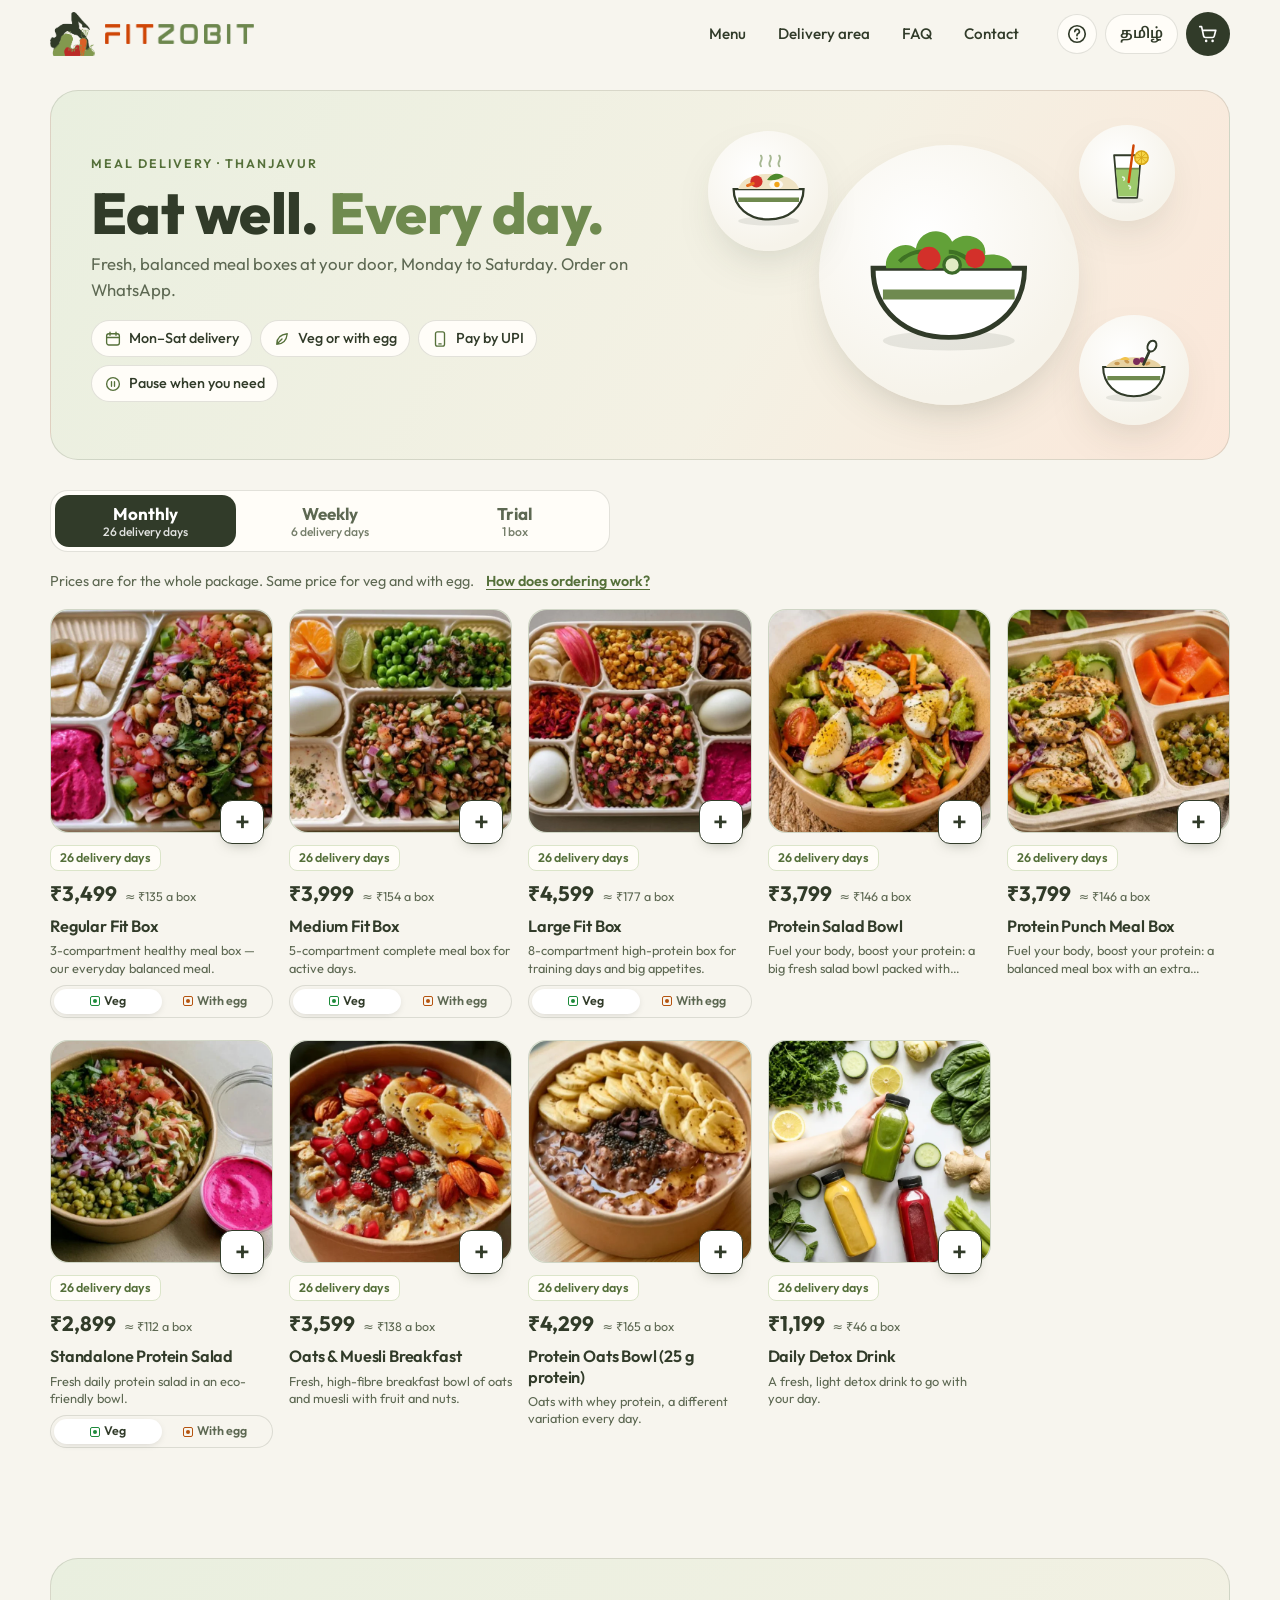
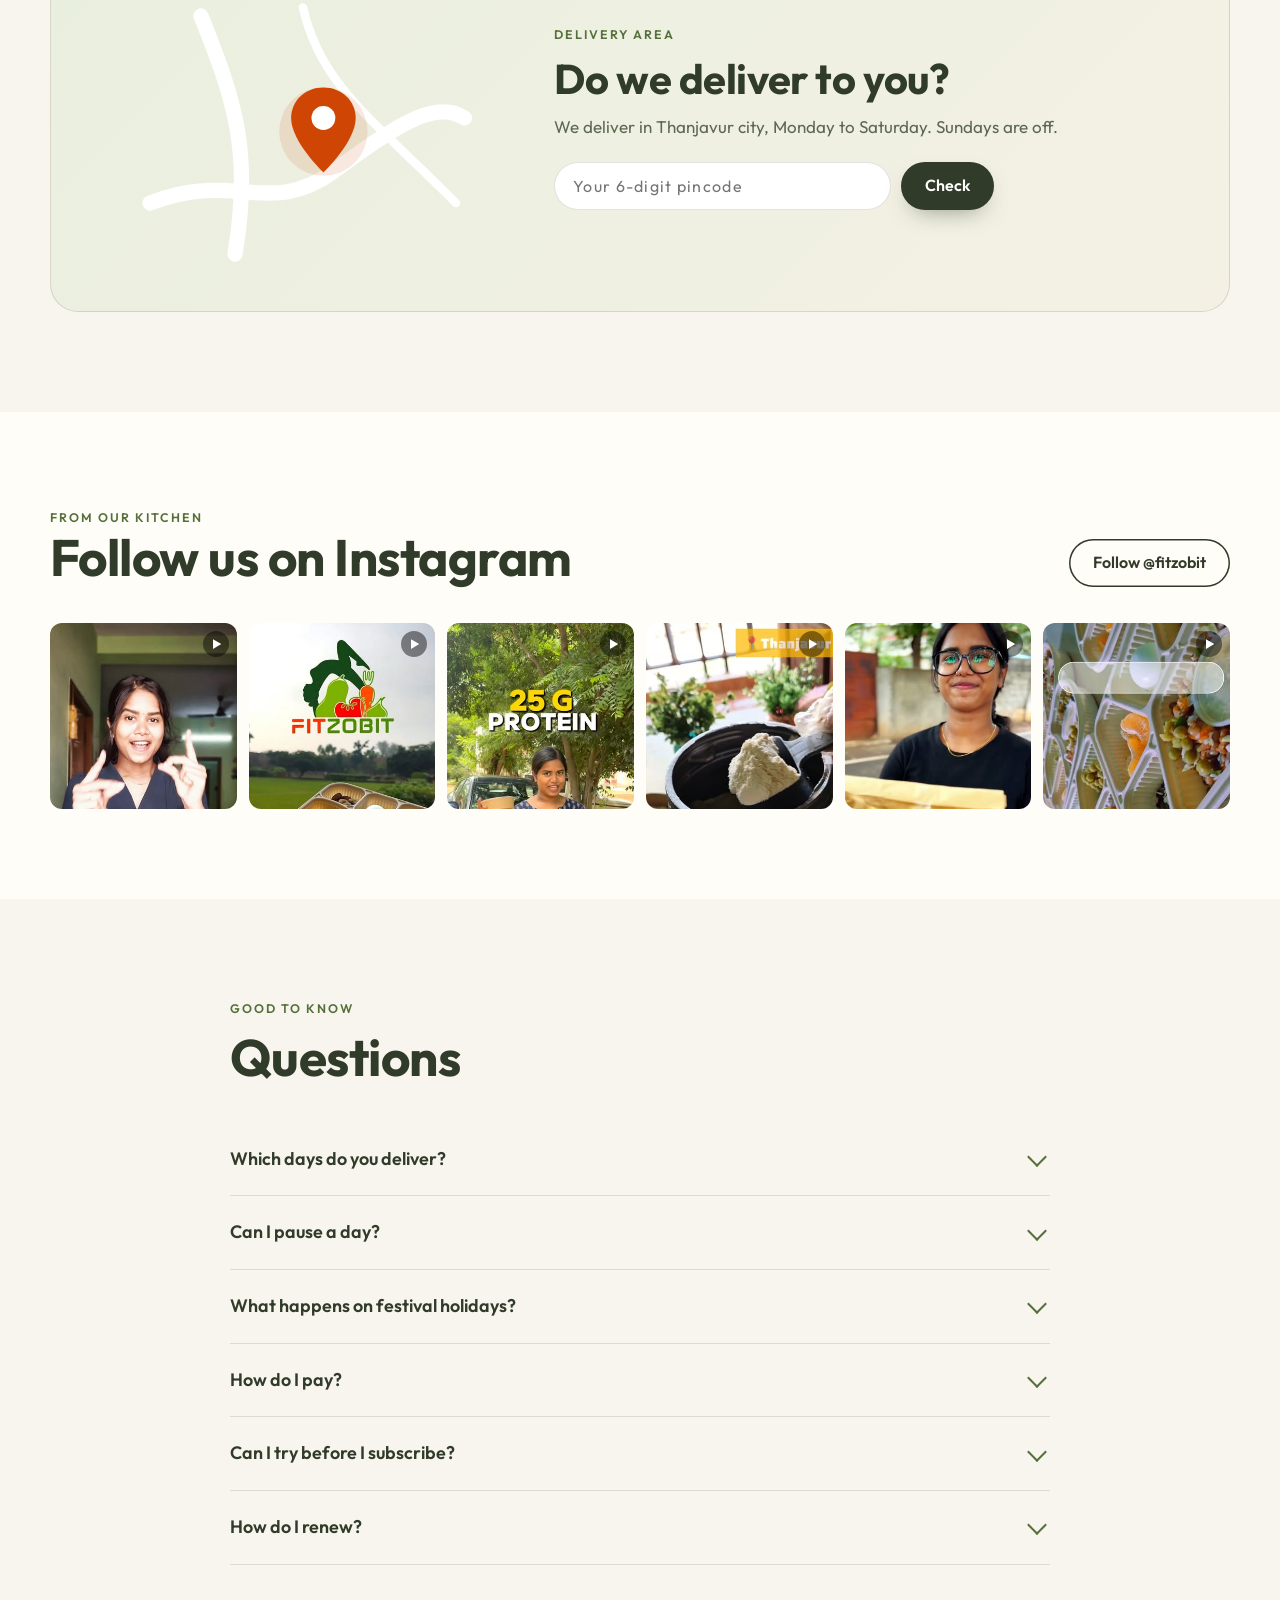
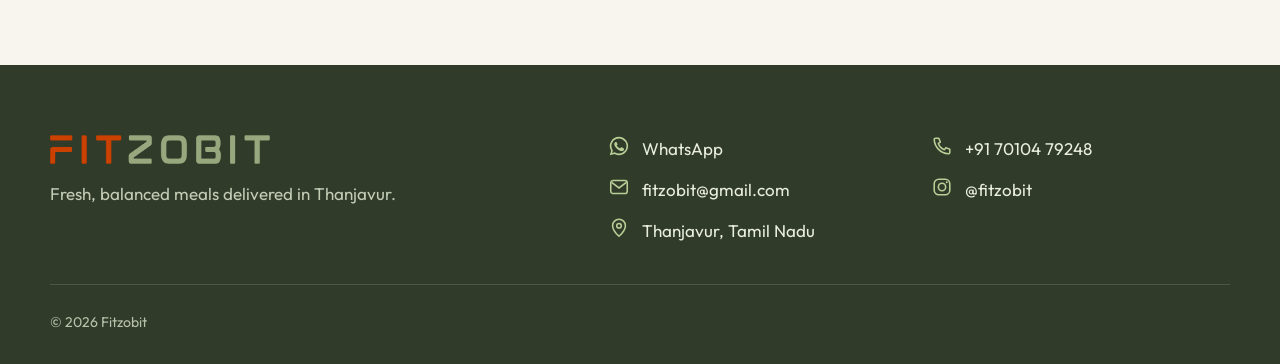
<file: index.html>
<!doctype html>
<html lang="en">
<head>
<meta charset="utf-8">
<meta name="viewport" content="width=device-width, initial-scale=1, viewport-fit=cover">
<title>Fitzobit | Healthy Meal Delivery in Thanjavur</title>
<meta name="description" content="Fitzobit delivers fresh, balanced meal boxes in Thanjavur, Monday to Saturday. Monthly, weekly and trial packages, veg or with egg. Order on WhatsApp, pay by UPI.">
<meta name="theme-color" content="#f7f5ee">
<!-- Light design only: tells phone browsers (Chrome auto dark, Samsung Internet dark mode) not to darken the page -->
<meta name="color-scheme" content="only light">
<meta property="og:type" content="website">
<meta property="og:site_name" content="Fitzobit">
<meta property="og:title" content="Fitzobit | Healthy Meal Delivery in Thanjavur">
<meta property="og:description" content="Fresh, balanced meal boxes delivered Monday to Saturday. Order on WhatsApp.">
<meta property="og:image" content="assets/img/icon-512.png">
<link rel="icon" type="image/png" sizes="64x64" href="favicon.png">
<link rel="icon" type="image/png" sizes="32x32" href="favicon-32.png">
<link rel="apple-touch-icon" href="apple-touch-icon.png">
<link rel="manifest" href="site.webmanifest">
<link rel="preconnect" href="https://fonts.googleapis.com">
<link rel="preconnect" href="https://fonts.gstatic.com" crossorigin>
<link rel="stylesheet" href="https://fonts.googleapis.com/css2?family=Outfit:wght@300;400;500;600;700;800&family=Noto+Sans+Tamil:wght@400;500;600;700&display=swap">
<!-- ?v= is a version tag: change it (e.g. to today's date) whenever a css/js file changes, so browsers fetch the new file -->
<link rel="stylesheet" href="assets/css/site.css?v=20261111d">
<link rel="stylesheet" href="assets/css/cursor.css?v=20261111d">
<script type="application/ld+json">
{"@context":"https://schema.org","@type":"FoodEstablishment","name":"Fitzobit","description":"Healthy meal box delivery in Thanjavur, Monday to Saturday","servesCuisine":"Healthy meals","areaServed":"Thanjavur","address":{"@type":"PostalAddress","addressLocality":"Thanjavur","addressRegion":"Tamil Nadu","addressCountry":"IN"},"sameAs":["https://www.instagram.com/fitzobit/"]}
</script>
<script src="assets/js/config.js?v=20261111d"></script>
<script src="assets/js/i18n.js?v=20261111d"></script>
</head>
<body>
<a class="skip" href="#menu" data-i18n="nav.menu">Menu</a>

<header class="top" id="top">
  <div class="wrap">
    <a class="brand" href="#menu" aria-label="Fitzobit">
      <img src="assets/img/logo-mark.png" alt="" width="500" height="493">
      <img class="word" src="assets/img/logo-word.png" alt="Fitzobit" width="680" height="91">
    </a>
    <nav class="nav" id="nav" aria-label="Main">
      <a href="#menu" data-i18n="nav.menu">Menu</a>
      <a href="#area" data-i18n="nav.area">Delivery area</a>
      <a href="#faq" data-i18n="nav.faq">FAQ</a>
      <a href="#contact" data-i18n="nav.contact">Contact</a>
    </nav>
    <div class="top-actions">
      <button type="button" class="help-btn js-help" data-i18n-aria="help.open" aria-label="How it works">
        <svg viewBox="0 0 24 24" aria-hidden="true"><circle cx="12" cy="12" r="9" fill="none" stroke="currentColor" stroke-width="1.8"/><path d="M9.6 9.4a2.5 2.5 0 1 1 3.4 2.3c-.6.3-1 .8-1 1.5v.6" fill="none" stroke="currentColor" stroke-width="1.8" stroke-linecap="round"/><circle cx="12" cy="16.8" r="1.1" fill="currentColor"/></svg>
      </button>
      <button type="button" class="lang" id="lang" lang="ta">தமிழ்</button>
      <button type="button" class="cart-btn" id="cartBtn" data-i18n-aria="cart.open" aria-label="Open cart" data-cursor-key="cursor.order">
        <svg viewBox="0 0 24 24" aria-hidden="true"><path d="M3 4h2l2.2 10.2a2 2 0 0 0 2 1.6h7.6a2 2 0 0 0 2-1.5L20.5 8H6.2" fill="none" stroke="currentColor" stroke-width="1.8" stroke-linecap="round" stroke-linejoin="round"/><circle cx="10" cy="19.5" r="1.4" fill="currentColor"/><circle cx="17" cy="19.5" r="1.4" fill="currentColor"/></svg>
        <span class="count" id="cartCount">0</span>
      </button>
      <button type="button" class="nav-toggle" id="navToggle" aria-expanded="false" aria-controls="nav" aria-label="Menu">
        <span></span><span></span><span></span>
      </button>
    </div>
  </div>
</header>

<main>
<!-- Menu first: a short intro line, then the menu straight away (most visitors come from Instagram on a phone) -->
<section class="menu" id="menu">
  <div class="wrap">
    <!-- on laptops/desktops this is a banner with a food picture on the right (config.js bannerImage) -->
    <div class="intro">
      <div class="intro-art" id="introArt" aria-hidden="true"></div>
      <div class="intro-copy">
      <span class="eyebrow" data-i18n="hero.eyebrow">Meal delivery · Thanjavur</span>
      <h1><span data-i18n="hero.h1a">Eat well.</span> <em data-i18n="hero.h1b">Every day.</em></h1>
      <p class="lede" data-i18n="intro.lede">Fresh, balanced meal boxes at your door, Monday to Saturday. Order on WhatsApp.</p>
      <ul class="facts">
        <li><svg viewBox="0 0 24 24" aria-hidden="true"><rect x="3.5" y="5" width="17" height="15" rx="3"/><path d="M3.5 10h17M8 3v4M16 3v4"/></svg><span data-i18n="fact.days">Mon–Sat delivery</span></li>
        <li><svg viewBox="0 0 24 24" aria-hidden="true"><path d="M5 19c0-8 5-13 14-14-1 9-6 14-14 14zM5 19l7-7"/></svg><span data-i18n="fact.pref">Veg or with egg</span></li>
        <li><svg viewBox="0 0 24 24" aria-hidden="true"><rect x="6" y="2.5" width="12" height="19" rx="2.5"/><path d="M10.5 18.5h3"/></svg><span data-i18n="fact.upi">Pay by UPI</span></li>
        <li><svg viewBox="0 0 24 24" aria-hidden="true"><circle cx="12" cy="12" r="8.5"/><path d="M10 9v6M14 9v6"/></svg><span data-i18n="fact.pause">Pause when you need</span></li>
      </ul>
      </div>
    </div>
    <!-- package tabs stay pinned under the header while the menu scrolls -->
    <div class="plan-bar">
      <div class="tabs" id="planTabs" role="tablist" aria-label="Package"></div>
    </div>
    <p class="sub menu-note"><span data-i18n="menu.sub">Prices are for the whole package. Same price for veg and with egg.</span>
      <button type="button" class="link js-help" data-i18n="menu.howlink">How does ordering work?</button></p>
    <div class="grid" id="menuGrid"></div>
  </div>
</section>

<section class="area" id="area">
  <div class="wrap">
    <div class="area-card">
      <div class="map-art" aria-hidden="true">
        <svg viewBox="0 0 200 160"><path class="road" d="M10 120 C60 100 80 130 120 100 S180 60 195 70"/><path class="road" d="M40 10 C60 60 70 90 60 150"/><path class="road thin" d="M100 5 C110 50 140 70 190 120"/><circle class="pinring" cx="112" cy="78" r="26"/><path class="pin" d="M112 52c-11 0-19 8-19 18 0 14 19 32 19 32s19-18 19-32c0-10-8-18-19-18z"/><circle cx="112" cy="70" r="7" fill="#fff"/></svg>
      </div>
      <div>
        <span class="eyebrow" data-i18n="area.eyebrow">Delivery area</span>
        <h2 data-i18n="area.h">Do we deliver to you?</h2>
        <p data-i18n="area.p">We deliver in Thanjavur city, Monday to Saturday. Sundays are off.</p>
        <form class="pin-check" id="pinForm" novalidate>
          <input type="text" inputmode="numeric" maxlength="6" autocomplete="postal-code" id="pinInput" data-i18n-ph="area.ph" placeholder="Your 6-digit pincode" aria-label="Pincode">
          <button type="submit" class="btn btn-primary" data-i18n="area.btn" data-cursor-key="cursor.check">Check</button>
        </form>
        <p class="pin-result" id="pinResult" role="status" aria-live="polite"></p>
      </div>
    </div>
  </div>
</section>

<section class="insta" id="insta">
  <div class="wrap">
    <div class="head row"><div><span class="eyebrow" data-i18n="insta.eyebrow">From our kitchen</span><h2 data-i18n="insta.h">Follow us on Instagram</h2></div>
      <a class="btn btn-line insta-link" target="_blank" rel="noopener" data-i18n="insta.btn">Follow @fitzobit</a></div>
    <div class="tiles" id="instaTiles"></div>
  </div>
</section>

<section class="faq" id="faq">
  <div class="wrap narrow">
    <div class="head"><span class="eyebrow" data-i18n="faq.eyebrow">Good to know</span><h2 data-i18n="faq.h">Questions</h2></div>
    <details><summary data-i18n="faq.q1">Which days do you deliver?</summary><p data-i18n="faq.a1"></p></details>
    <details><summary data-i18n="faq.q2">Can I pause a day?</summary><p data-i18n="faq.a2"></p></details>
    <details><summary data-i18n="faq.q3">What happens on festival holidays?</summary><p data-i18n="faq.a3"></p></details>
    <details><summary data-i18n="faq.q4">How do I pay?</summary><p data-i18n="faq.a4"></p></details>
    <details><summary data-i18n="faq.q5">Can I try before I subscribe?</summary><p data-i18n="faq.a5"></p></details>
    <details><summary data-i18n="faq.q6">How do I renew?</summary><p data-i18n="faq.a6"></p></details>
  </div>
</section>
</main>

<footer class="foot" id="contact">
  <div class="wrap">
    <div class="foot-brand">
      <img src="assets/img/logo-word-light.png" alt="Fitzobit" width="680" height="91">
      <p data-i18n="foot.tag">Fresh, balanced meals delivered in Thanjavur.</p>
    </div>
    <ul class="foot-links">
      <li><a class="js-wa" target="_blank" rel="noopener"><svg viewBox="0 0 24 24" aria-hidden="true"><path fill="currentColor" d="M12 2a10 10 0 0 0-8.6 15.1L2 22l5-1.3A10 10 0 1 0 12 2zm0 18.2a8.2 8.2 0 0 1-4.2-1.1l-.3-.2-3 .8.8-2.9-.2-.3A8.2 8.2 0 1 1 12 20.2zm4.5-6.1c-.2-.1-1.5-.7-1.7-.8-.2-.1-.4-.1-.6.1l-.8 1c-.1.2-.3.2-.5.1a6.7 6.7 0 0 1-3.3-2.9c-.2-.4.2-.4.7-1.3.1-.2 0-.3 0-.4l-.8-1.8c-.2-.5-.4-.4-.6-.4h-.5a1 1 0 0 0-.7.3 3 3 0 0 0-.9 2.2 5.2 5.2 0 0 0 1.1 2.7 11.8 11.8 0 0 0 4.5 4c1.7.7 2.3.8 3.2.6a2.7 2.7 0 0 0 1.8-1.2 2.2 2.2 0 0 0 .1-1.3c0-.1-.2-.2-.4-.3z"/></svg><span data-i18n="foot.wa">WhatsApp</span></a></li>
      <li><a class="js-tel"><svg viewBox="0 0 24 24" aria-hidden="true"><path d="M5 3.5h3.5l1.7 4.3-2.2 1.4a11 11 0 0 0 6.8 6.8l1.4-2.2 4.3 1.7V19a1.5 1.5 0 0 1-1.6 1.5A16.5 16.5 0 0 1 3.5 5.1 1.5 1.5 0 0 1 5 3.5z" fill="none" stroke="currentColor" stroke-width="1.7" stroke-linejoin="round"/></svg><span class="js-phone"></span></a></li>
      <li><a class="js-mail"><svg viewBox="0 0 24 24" aria-hidden="true"><rect x="3" y="5" width="18" height="14" rx="2.5" fill="none" stroke="currentColor" stroke-width="1.7"/><path d="m4 7 8 6 8-6" fill="none" stroke="currentColor" stroke-width="1.7"/></svg><span class="js-email"></span></a></li>
      <li><a class="js-insta" target="_blank" rel="noopener"><svg viewBox="0 0 24 24" aria-hidden="true"><rect x="3.5" y="3.5" width="17" height="17" rx="5" fill="none" stroke="currentColor" stroke-width="1.7"/><circle cx="12" cy="12" r="4" fill="none" stroke="currentColor" stroke-width="1.7"/><circle cx="17.2" cy="6.8" r="1.1" fill="currentColor"/></svg><span>@fitzobit</span></a></li>
      <li class="addr"><svg viewBox="0 0 24 24" aria-hidden="true"><path d="M12 21s7-6.2 7-11.5a7 7 0 0 0-14 0C5 14.8 12 21 12 21z" fill="none" stroke="currentColor" stroke-width="1.7"/><circle cx="12" cy="9.5" r="2.5" fill="none" stroke="currentColor" stroke-width="1.7"/></svg><span class="js-address"></span></li>
    </ul>
    <div class="foot-base">
      <span><span data-i18n="foot.fssai">FSSAI Lic. No.</span> <span class="js-fssai"></span></span>
      <span data-i18n="foot.rights">© 2026 Fitzobit</span>
    </div>
  </div>
</footer>

<!-- bottom bar on phones when the cart has items -->
<button type="button" class="cart-bar" id="cartBar" hidden data-cursor-key="cursor.order">
  <span class="cb-count"></span><span class="cb-total"></span><b data-i18n="nav.order">Order now</b>
</button>

<!-- cart drawer: list -> delivery details -> done -->
<div class="scrim" id="scrim" hidden></div>
<aside class="drawer" id="drawer" role="dialog" aria-modal="true" aria-labelledby="drawerTitle" hidden>
  <div class="drawer-head">
    <button type="button" class="icon-btn back" id="drawerBack" hidden data-i18n-aria="cart.back" aria-label="Back"><svg viewBox="0 0 24 24" aria-hidden="true"><path d="M15 5l-7 7 7 7" fill="none" stroke="currentColor" stroke-width="2" stroke-linecap="round" stroke-linejoin="round"/></svg></button>
    <h2 id="drawerTitle" data-i18n="cart.h">Your order</h2>
    <button type="button" class="icon-btn" id="drawerClose" data-i18n-aria="cart.close" aria-label="Close"><svg viewBox="0 0 24 24" aria-hidden="true"><path d="M6 6l12 12M18 6 6 18" fill="none" stroke="currentColor" stroke-width="2" stroke-linecap="round"/></svg></button>
  </div>

  <div class="view" id="viewCart">
    <ul class="lines" id="cartLines"></ul>
    <p class="empty" id="cartEmpty" data-i18n="cart.empty">Your cart is empty. Add a meal from the menu.</p>
    <div class="drawer-foot" id="cartFoot">
      <div class="total"><span data-i18n="cart.total">Total</span><b id="cartTotal">₹0</b></div>
      <button type="button" class="btn btn-primary block" id="toForm" data-i18n="cart.next">Continue</button>
    </div>
  </div>

  <form class="view" id="viewForm" novalidate hidden>
    <label class="f"><span data-i18n="form.name">Name</span><input name="name" autocomplete="name" required><em class="err"></em></label>
    <label class="f"><span data-i18n="form.phone">Mobile number</span><input name="phone" type="tel" inputmode="tel" autocomplete="tel" required><em class="err"></em></label>
    <label class="f"><span data-i18n="form.address">Address</span><textarea name="address" rows="3" autocomplete="street-address" required></textarea><em class="err"></em></label>
    <div class="f-row">
      <label class="f"><span data-i18n="form.pincode">Pincode</span><input name="pincode" inputmode="numeric" maxlength="6" autocomplete="postal-code" required><em class="err"></em></label>
      <label class="f"><span data-i18n="form.start">Start date</span><input name="start" type="date" required><em class="err"></em></label>
    </div>
    <label class="f"><span data-i18n="form.time">Delivery time</span><select name="time" id="timeSelect"></select></label>
    <div class="f">
      <span data-i18n="form.map">Google Maps location (optional)</span>
      <div class="loc"><input name="map" type="url" aria-label="Google Maps link" placeholder="https://maps.google.com/…"><button type="button" class="btn btn-line sm" id="locBtn" data-i18n="form.mapBtn">Use my location</button></div>
      <em class="err" id="locMsg"></em>
    </div>
    <label class="f"><span data-i18n="form.note">Note (optional)</span><textarea name="note" rows="2"></textarea></label>
    <p class="warn" id="noNumber" hidden data-i18n="form.noNumber"></p>
    <div class="drawer-foot">
      <div class="total"><span data-i18n="cart.total">Total</span><b class="js-total">₹0</b></div>
      <button type="submit" class="btn btn-wa block" data-cursor-key="cursor.order"><svg viewBox="0 0 24 24" aria-hidden="true"><path fill="currentColor" d="M12 2a10 10 0 0 0-8.6 15.1L2 22l5-1.3A10 10 0 1 0 12 2zm0 18.2a8.2 8.2 0 0 1-4.2-1.1l-.3-.2-3 .8.8-2.9-.2-.3A8.2 8.2 0 1 1 12 20.2z"/></svg><span data-i18n="form.send">Order on WhatsApp</span></button>
      <p class="help" data-i18n="form.help"></p>
    </div>
  </form>

  <div class="view done" id="viewDone" hidden>
    <div class="done-ico" aria-hidden="true"><svg viewBox="0 0 24 24"><path d="M5 12.5l4.5 4.5L19 7.5" fill="none" stroke="currentColor" stroke-width="2.4" stroke-linecap="round" stroke-linejoin="round"/></svg></div>
    <h3 data-i18n="done.h">WhatsApp opened</h3>
    <p data-i18n="done.p"></p>
    <a class="btn btn-wa block" id="waAgain" target="_blank" rel="noopener" data-i18n="done.again">Open WhatsApp again</a>
    <button type="button" class="btn btn-line block" id="clearCart" data-i18n="done.clear">Clear cart</button>
  </div>
</aside>

<!-- How it works: opened by the ? button in the header and the link above the menu.
     A bottom sheet on phones, a centred card on bigger screens. -->
<dialog class="sheet" id="help" aria-labelledby="helpTitle">
  <div class="sheet-head">
    <h2 id="helpTitle" data-i18n="how.h">How it works</h2>
    <button type="button" class="icon-btn" id="helpClose" data-i18n-aria="cart.close" aria-label="Close"><svg viewBox="0 0 24 24" aria-hidden="true"><path d="M6 6l12 12M18 6 6 18" fill="none" stroke="currentColor" stroke-width="2" stroke-linecap="round"/></svg></button>
  </div>
  <ol class="steps">
    <li><b>1</b><div><h3 data-i18n="how.1h">Choose</h3><p data-i18n="how.1p">Pick your meals and a monthly, weekly or trial package.</p></div></li>
    <li><b>2</b><div><h3 data-i18n="how.2h">Order on WhatsApp</h3><p data-i18n="how.2p">Fill in your address and start date. WhatsApp opens with your order ready — just press Send.</p></div></li>
    <li><b>3</b><div><h3 data-i18n="how.3h">We confirm, you pay</h3><p data-i18n="how.3p">We check your area and start date, then send a UPI link or QR.</p></div></li>
    <li><b>4</b><div><h3 data-i18n="how.4h">Fresh at your door</h3><p data-i18n="how.4p">Your meals arrive at your chosen time, Monday to Saturday.</p></div></li>
  </ol>
  <div class="sheet-foot">
    <button type="button" class="btn btn-primary block" id="helpGo" data-i18n="help.go">Got it — show the menu</button>
    <a class="btn btn-line block js-wa" target="_blank" rel="noopener" data-i18n="help.ask">Ask us on WhatsApp</a>
  </div>
</dialog>

<div class="toast" id="toast" role="status" aria-live="polite"></div>

<script src="assets/js/site.js?v=20261111d" defer></script>
<script src="assets/js/cursor.js?v=20261111d" defer></script>
</body>
</html>
</file>
<file: assets/css/site.css>
/* Fitzobit website — base styles. Colours come from the logo. */
:root{
  color-scheme:only light; /* light design only: no browser auto dark mode */
  --cream:#f7f5ee; --paper:#fffdf8; --sage:#e9efdf; --sage-2:#dbe5c9;
  --green:#6f8a4f; --green-d:#55703a; --olive:#313b29; --ink:#222a1c; --muted:#5d6852;
  --orange:#cf4604; --orange-d:#b33c02; --tomato:#c8322b; --yolk:#f2a419; --wa:#1f9e55; --wa-d:#178347;
  --line:rgba(49,59,41,.14); --shadow:0 18px 50px -24px rgba(49,59,41,.35);
  --r:20px; --r-sm:12px;
  --f:"Outfit","Noto Sans Tamil",system-ui,-apple-system,"Segoe UI",sans-serif;
  --wrap:1180px;
  --top-h:68px;   /* header height; the package tabs pin right under it */
}
*,*::before,*::after{box-sizing:border-box}
[hidden]{display:none !important}
html{scroll-behavior:smooth;-webkit-text-size-adjust:100%}
@media (prefers-reduced-motion:reduce){html{scroll-behavior:auto}}
body{margin:0;background:var(--cream);color:var(--ink);font:400 17px/1.6 var(--f);-webkit-font-smoothing:antialiased;overflow-x:hidden}
html[lang="ta"] body{font-size:16px;line-height:1.7}
img,svg{display:block;max-width:100%}
img{height:auto}
a{color:inherit}
h1,h2,h3{margin:0;line-height:1.12;font-weight:700;letter-spacing:-.01em;color:var(--olive)}
p{margin:0}
button,input,select,textarea{font:inherit;color:inherit}
:focus-visible{outline:3px solid var(--orange);outline-offset:3px;border-radius:6px}
.wrap{width:min(var(--wrap),100% - 32px);margin-inline:auto}
.wrap.narrow{width:min(820px,100% - 32px)}
.skip{position:absolute;left:-999px;top:8px;z-index:200;background:var(--olive);color:#fff;padding:8px 14px;border-radius:8px}
.skip:focus{left:8px}
.eyebrow{display:inline-block;font-size:.78rem;font-weight:600;letter-spacing:.16em;text-transform:uppercase;color:var(--green-d)}
html[lang="ta"] .eyebrow{letter-spacing:.04em;font-size:.82rem}

/* buttons */
.btn{display:inline-flex;align-items:center;justify-content:center;gap:10px;min-height:48px;padding:0 24px;border-radius:999px;border:0;cursor:pointer;
  font-weight:600;font-size:1rem;text-decoration:none;transition:transform .2s ease,background .2s,box-shadow .2s,color .2s}
.btn:active{transform:scale(.97)}
.btn-primary{background:var(--olive);color:#fff;box-shadow:0 10px 24px -12px rgba(49,59,41,.6)}
.btn-primary:hover{background:#252d1f}
.btn-line{background:transparent;color:var(--olive);box-shadow:inset 0 0 0 1.5px var(--olive)}
.btn-line:hover{background:var(--olive);color:#fff}
.btn-wa{background:var(--wa);color:#fff}
.btn-wa:hover{background:var(--wa-d)}
.btn-wa svg{width:20px;height:20px}
.btn.block{width:100%}
.btn.sm{min-height:40px;padding:0 14px;font-size:.88rem;white-space:nowrap}

/* header */
.top{position:sticky;top:0;z-index:50;background:rgba(247,245,238,.94);backdrop-filter:blur(12px);-webkit-backdrop-filter:blur(12px);transition:box-shadow .3s}
.top .wrap{display:flex;align-items:center;gap:24px;height:var(--top-h)}
.top.solid{box-shadow:0 1px 0 var(--line)}
.brand{display:flex;align-items:center;gap:10px;text-decoration:none;flex:none}
.brand img{height:44px;width:auto}
.brand .word{height:20px}
.nav{display:flex;gap:4px;margin-left:auto}
.nav a{padding:8px 14px;border-radius:999px;text-decoration:none;font-weight:500;font-size:.95rem;color:var(--olive)}
.nav a:hover{background:var(--sage)}
.top-actions{display:flex;align-items:center;gap:8px}
.lang{height:40px;padding:0 14px;border-radius:999px;border:1.5px solid var(--line);background:var(--paper);cursor:pointer;font-weight:600;font-size:.9rem;color:var(--olive)}
.lang:hover{border-color:var(--olive)}
.help-btn{width:40px;height:40px;border-radius:50%;border:1.5px solid var(--line);background:var(--paper);color:var(--olive);display:grid;place-items:center;cursor:pointer;padding:0}
.help-btn svg{width:22px;height:22px}
.help-btn:hover{border-color:var(--olive)}
.cart-btn{position:relative;width:44px;height:44px;border-radius:50%;border:0;background:var(--olive);color:#fff;display:grid;place-items:center;cursor:pointer}
.cart-btn svg{width:22px;height:22px}
.cart-btn .count{position:absolute;top:-4px;right:-4px;min-width:20px;height:20px;padding:0 5px;border-radius:999px;background:var(--orange);color:#fff;
  font-size:.72rem;font-weight:700;display:grid;place-items:center;transform:scale(0);transition:transform .25s cubic-bezier(.3,1.6,.5,1)}
.cart-btn .count.on{transform:scale(1)}
.cart-btn.bump{animation:bump .45s ease}
@keyframes bump{30%{transform:scale(1.18) rotate(-8deg)}60%{transform:scale(.95) rotate(4deg)}}
.nav-toggle{display:none;width:44px;height:44px;border-radius:50%;border:1.5px solid var(--line);background:var(--paper);cursor:pointer;
  flex-direction:column;align-items:center;justify-content:center;gap:4px}
.nav-toggle span{width:18px;height:2px;background:var(--olive);border-radius:2px;transition:transform .25s,opacity .25s}
.nav-toggle[aria-expanded="true"] span:nth-child(1){transform:translateY(6px) rotate(45deg)}
.nav-toggle[aria-expanded="true"] span:nth-child(2){opacity:0}
.nav-toggle[aria-expanded="true"] span:nth-child(3){transform:translateY(-6px) rotate(-45deg)}

/* sections */
section{scroll-margin-top:calc(var(--top-h) + 12px)}
.head{display:grid;gap:10px;margin-bottom:36px}
.head.row{display:flex;align-items:end;justify-content:space-between;gap:20px;flex-wrap:wrap}
.head h2{font-size:clamp(2rem,4.2vw,3.2rem);overflow-wrap:break-word}
.head.row>div{min-width:0}
html[lang="ta"] .head h2{font-size:clamp(1.5rem,4vw,2.6rem);line-height:1.25}
.sub{color:var(--muted)}
.link{border:0;background:none;padding:0;color:var(--green-d);font-weight:600;text-decoration:underline;text-underline-offset:3px;cursor:pointer}

/* menu first: short intro, then the menu */
.menu{padding:22px 0 70px}
.intro h1{font-size:clamp(2.1rem,6vw,3.6rem);font-weight:800;margin:8px 0 8px;line-height:1.04}
html[lang="ta"] .intro h1{font-size:clamp(1.7rem,4.6vw,2.8rem);line-height:1.2}
.intro h1 em{font-style:normal;color:var(--green)}
.lede{font-size:1.05rem;color:var(--muted);max-width:620px}
.facts{list-style:none;margin:16px 0 0;padding:0;display:flex;flex-wrap:wrap;gap:8px}
.facts li{display:flex;align-items:center;gap:7px;padding:6px 12px;border-radius:999px;background:var(--paper);border:1px solid var(--line);
  font-weight:500;font-size:.9rem;color:var(--olive);white-space:nowrap;flex:none}   /* flex:none: Safari otherwise squeezes the chip and the text spills out */
.facts svg{width:18px;height:18px;flex:none;fill:none;stroke:var(--green-d);stroke-width:1.8;stroke-linecap:round;stroke-linejoin:round}
/* package tabs: pinned under the header while scrolling the menu */
.plan-bar{position:sticky;top:var(--top-h);z-index:40;margin:22px 0 10px;padding:8px 0;background:var(--cream)}
.tabs{display:grid;grid-template-columns:repeat(3,minmax(0,1fr));gap:4px;padding:4px;border-radius:18px;background:var(--paper);border:1px solid var(--line);max-width:560px}
.tab{border:0;background:transparent;padding:8px 6px;border-radius:14px;cursor:pointer;font-weight:700;color:var(--muted);display:grid;justify-items:center;gap:0;line-height:1.25}
.tab small{font-weight:500;font-size:.76rem;opacity:.85}
.tab[aria-selected="true"]{background:var(--olive);color:#fff}
.menu-note{font-size:.9rem;margin-bottom:16px;display:flex;flex-wrap:wrap;gap:4px 12px}
/* meal tiles: picture with + on it (− n + once added), package chip, price, name (2 columns on phones) */
.grid{display:grid;grid-template-columns:repeat(auto-fill,minmax(200px,1fr));gap:22px 16px}
.tile{display:flex;flex-direction:column;align-items:flex-start;gap:6px;min-width:0}
.tile .pic{position:relative;width:100%;aspect-ratio:1;border-radius:18px;background:radial-gradient(circle at 50% 55%,#fff 0%,var(--sage) 78%);
  border:1px solid var(--line);display:grid;place-items:center;margin-bottom:6px}
.tile .pic>svg{width:74%;height:auto}
.tile .pic>img{width:100%;height:100%;object-fit:cover;border-radius:inherit}
.tile .act{position:absolute;right:8px;bottom:-12px}
.plus{width:44px;height:44px;border-radius:12px;border:1.5px solid var(--olive);background:#fff;color:var(--olive);font-size:1.7rem;font-weight:500;line-height:1;
  cursor:pointer;display:grid;place-items:center;box-shadow:0 6px 14px -8px rgba(49,59,41,.5);transition:transform .15s}
.plus:active{transform:scale(.92)}
.step{display:flex;align-items:center;height:44px;border-radius:12px;background:var(--olive);color:#fff;box-shadow:0 6px 14px -8px rgba(49,59,41,.6);overflow:hidden}
.step button{width:38px;height:100%;border:0;background:transparent;color:#fff;font-size:1.35rem;font-weight:600;cursor:pointer}
.step button:active{background:rgba(255,255,255,.15)}
.step output{min-width:20px;text-align:center;font-weight:700}
.tile.in-cart .pic{border-color:var(--olive)}
.chip{display:inline-block;padding:2px 9px;border-radius:8px;border:1.5px solid var(--sage-2);background:var(--paper);color:var(--green-d);font-size:.78rem;font-weight:600}
.tile .price{display:flex;align-items:baseline;gap:4px 8px;flex-wrap:wrap}
.tile .price b{font-size:1.3rem;font-weight:700;color:var(--olive)}
.tile .price small{font-size:.78rem;color:var(--muted)}
.tile h3{font-size:1.02rem;font-weight:600;line-height:1.25}
.tile .desc{color:var(--muted);font-size:.8rem;line-height:1.35;display:-webkit-box;-webkit-line-clamp:2;-webkit-box-orient:vertical;overflow:hidden}
/* Veg / With egg fills the tile width in two equal halves, so it can never be wider than the tile */
.tile .pref{margin-top:2px;display:grid;grid-template-columns:1fr 1fr;width:100%}
.tile .pref button{padding:5px 2px;gap:4px;font-size:.78rem;justify-content:center;min-width:0;line-height:1.2;text-align:center;white-space:nowrap}
html[lang="ta"] .tile .pref button{font-size:.72rem}
html[lang="ta"] .tab{font-size:.9rem}
html[lang="ta"] .tab small{font-size:.68rem}
/* laptop/desktop banner (phones: plain intro text, no picture) */
.intro-art{display:none}
@media (min-width:861px){
  .intro{display:grid;grid-template-columns:1.1fr .9fr;align-items:center;gap:30px;padding:34px 40px;border-radius:28px;
    background:linear-gradient(120deg,var(--sage) 0%,#f4f1e4 60%,#fbe7d9 100%);border:1px solid var(--line);overflow:hidden}
  .intro-copy{order:-1}
  .intro-art{display:block;position:relative;height:300px}
  .intro-art>img{width:100%;height:100%;object-fit:cover;border-radius:22px}
  .intro-art .plate{position:absolute;display:grid;place-items:center;border-radius:50%;background:radial-gradient(circle at 40% 35%,#fff 0%,#f6f3ea 70%);
    box-shadow:var(--shadow)}
  .intro-art .plate svg{width:76%;height:auto}
  .intro-art .big{width:260px;height:260px;left:50%;top:50%;transform:translate(-50%,-50%)}
  .intro-art .p1{width:120px;height:120px;left:0;top:6px}
  .intro-art .p2{width:110px;height:110px;right:0;bottom:0}
  .intro-art .p3{width:96px;height:96px;right:14px;top:0}
}
.pref{display:inline-flex;padding:3px;border-radius:999px;background:var(--cream);border:1px solid var(--line)}
.pref button{border:0;background:transparent;border-radius:999px;padding:6px 12px;font-size:.85rem;font-weight:600;color:var(--muted);cursor:pointer;display:flex;align-items:center;gap:6px}
.pref button[aria-pressed="true"]{background:#fff;color:var(--olive);box-shadow:0 2px 8px -3px rgba(0,0,0,.2)}
.dot{width:10px;height:10px;border-radius:2px;border:1.5px solid;display:inline-grid;place-items:center;flex:none}
.dot::after{content:"";width:4px;height:4px;border-radius:50%;background:currentColor}
.dot.veg{color:#1d8a3a;border-color:#1d8a3a}
.dot.egg{color:#b5530e;border-color:#b5530e}
.qty{display:inline-flex;align-items:center;border-radius:999px;border:1px solid var(--line);background:var(--cream)}
.qty button{width:34px;height:34px;border:0;background:transparent;border-radius:50%;cursor:pointer;font-size:1.1rem;font-weight:600;color:var(--olive)}
.qty button:disabled{opacity:.35;cursor:default}
.qty output{min-width:22px;text-align:center;font-weight:600}
.add.ok{background:var(--green-d)}

/* how it works: bottom sheet on phones, centred card on bigger screens */
.sheet{width:min(520px,100% - 32px);max-height:88vh;padding:0;border:0;border-radius:24px;background:var(--paper);color:var(--ink);
  box-shadow:0 30px 80px -20px rgba(0,0,0,.45);overflow:auto}
.sheet::backdrop{background:rgba(34,42,28,.5)}
.sheet[open]{animation:sheetIn .3s cubic-bezier(.2,.8,.2,1)}
@keyframes sheetIn{from{opacity:0;transform:translateY(24px)}}
.sheet-head{display:flex;align-items:center;justify-content:space-between;gap:10px;padding:18px 18px 6px 22px}
.sheet-head h2{font-size:1.4rem}
.steps{list-style:none;margin:0;padding:8px 22px;display:grid;gap:14px}
.steps li{display:grid;grid-template-columns:40px 1fr;gap:12px;align-items:start}
.steps b{display:grid;place-items:center;width:40px;height:40px;border-radius:50%;background:var(--green);color:#fff;font-size:1rem}
.steps li:nth-child(2) b{background:var(--wa)}
.steps li:nth-child(3) b{background:var(--orange)}
.steps li:nth-child(4) b{background:var(--olive)}
.steps h3{font-size:1.02rem;margin:2px 0 3px}
.steps p{color:var(--muted);font-size:.92rem;line-height:1.45}
.sheet-foot{display:grid;gap:10px;padding:14px 22px 22px}

/* delivery area */
.area{padding:40px 0 100px}
.area-card{display:grid;grid-template-columns:.8fr 1.2fr;gap:40px;align-items:center;padding:40px;border-radius:calc(var(--r) + 8px);
  background:linear-gradient(135deg,var(--sage) 0%,#f4f1e4 100%);border:1px solid var(--line)}
.area h2{font-size:clamp(1.8rem,3.4vw,2.6rem);margin:10px 0 10px}
.area p{color:var(--muted)}
.map-art svg{width:100%;max-width:340px;margin:auto}
.road{fill:none;stroke:#fff;stroke-width:9;stroke-linecap:round}
.road.thin{stroke-width:5}
.pin{fill:var(--orange)}
.pinring{fill:rgba(207,70,4,.12);animation:ring 2.4s ease-out infinite;transform-origin:112px 78px}
@keyframes ring{0%{transform:scale(.6);opacity:1}100%{transform:scale(1.6);opacity:0}}
.pin-check{display:flex;gap:10px;margin-top:22px;max-width:440px}
.area-card>*{min-width:0}
.pin-check input{flex:1;min-width:0;width:0;height:48px;padding:0 18px;border-radius:999px;border:1.5px solid var(--line);background:#fff;font-size:1rem;letter-spacing:.08em}
.pin-check input:focus{outline:none;border-color:var(--green-d)}
.pin-result{margin-top:14px;min-height:1.6em;font-weight:600}
.pin-result.yes{color:#1d7a35}
.pin-result.no{color:var(--orange-d)}

/* instagram */
.insta{padding:90px 0;background:var(--paper)}
.tiles{display:grid;grid-template-columns:repeat(6,minmax(0,1fr));gap:12px}
.tiles a{position:relative;aspect-ratio:1;border-radius:var(--r-sm);overflow:hidden;display:grid;place-items:center;text-decoration:none}
.tiles a img{width:100%;height:100%;object-fit:cover;transition:transform .5s ease}
.tiles a:hover img{transform:scale(1.06)}
.tiles .ph{width:100%;height:100%;display:grid;place-items:center;gap:6px;align-content:center;color:var(--green-d);font-size:.78rem;font-weight:500;text-align:center;padding:8px}
.tiles .ph svg{width:46%;height:auto}
.tiles .play{position:absolute;right:8px;top:8px;width:26px;height:26px;padding:4px;border-radius:50%;background:rgba(0,0,0,.45);color:#fff;pointer-events:none}

/* faq */
.faq{padding:100px 0}
.faq details{border-bottom:1px solid var(--line)}
.faq summary{list-style:none;cursor:pointer;padding:22px 44px 22px 0;font-weight:600;font-size:1.12rem;color:var(--olive);position:relative}
.faq summary::-webkit-details-marker{display:none}
.faq summary::after{content:"";position:absolute;right:6px;top:50%;width:14px;height:14px;margin-top:-9px;border-right:2px solid var(--green-d);border-bottom:2px solid var(--green-d);
  transform:rotate(45deg);transition:transform .25s}
.faq details[open] summary::after{transform:rotate(-135deg);margin-top:-3px}
.faq details p{padding:0 0 22px;color:var(--muted);max-width:680px}

/* footer */
.foot{background:var(--olive);color:#e9eedf;padding:70px 0 30px}
.foot .wrap{display:grid;grid-template-columns:1fr 1.2fr;gap:40px}
.foot-brand img{width:220px;height:auto;margin-bottom:16px}
.foot-brand p{color:#c4ccb6}
.foot-links{list-style:none;margin:0;padding:0;display:grid;grid-template-columns:repeat(2,minmax(0,1fr));gap:14px 24px}
.foot-links a,.foot-links li.addr{display:flex;align-items:flex-start;gap:12px;text-decoration:none;color:#e9eedf;overflow-wrap:anywhere}
.foot-links a:hover{color:#fff;text-decoration:underline}
.foot-links svg{width:22px;height:22px;flex:none;color:#b9cf98}
.foot-links li.addr{grid-column:1/-1}
.foot-base{grid-column:1/-1;display:flex;justify-content:space-between;flex-wrap:wrap;gap:10px;padding-top:26px;border-top:1px solid rgba(255,255,255,.14);font-size:.88rem;color:#b8c1a9}

/* phone cart bar */
.cart-bar{position:fixed;left:16px;right:16px;bottom:calc(14px + env(safe-area-inset-bottom));z-index:60;display:none;align-items:center;gap:12px;height:58px;padding:0 8px 0 20px;
  border:0;border-radius:999px;background:var(--olive);color:#fff;box-shadow:0 14px 34px -10px rgba(0,0,0,.45);cursor:pointer;font-weight:500}
.cart-bar b{margin-left:auto;background:var(--orange);padding:10px 18px;border-radius:999px;font-weight:600}
.cart-bar .cb-total{font-weight:700}
.cart-bar span,.cart-bar b{white-space:nowrap}
html[lang="ta"] .cart-bar{font-size:.85rem;gap:8px;padding-left:16px}
html[lang="ta"] .cart-bar b{padding:10px 14px}

/* drawer */
.scrim{position:fixed;inset:0;z-index:80;background:rgba(34,42,28,.45);backdrop-filter:blur(2px);opacity:0;transition:opacity .3s}
.scrim.on{opacity:1}
.drawer{position:fixed;top:0;right:0;bottom:0;z-index:90;width:min(460px,100%);background:var(--paper);display:flex;flex-direction:column;
  transform:translateX(100%);transition:transform .38s cubic-bezier(.2,.8,.2,1);box-shadow:-20px 0 60px -20px rgba(0,0,0,.35)}
.drawer.on{transform:none}
.drawer-head{display:flex;align-items:center;gap:8px;padding:16px 16px 12px 22px;border-bottom:1px solid var(--line)}
.drawer-head h2{font-size:1.35rem;margin-right:auto}
.icon-btn{width:40px;height:40px;border-radius:50%;border:0;background:var(--cream);display:grid;place-items:center;cursor:pointer;color:var(--olive)}
.icon-btn svg{width:20px;height:20px}
.view{flex:1;overflow-y:auto;display:flex;flex-direction:column;padding:16px 22px 22px}
.view h3{font-size:1.15rem;margin:4px 0 14px}
.lines{list-style:none;margin:0;padding:0;display:grid;gap:12px}
.line{display:grid;grid-template-columns:52px 1fr auto;gap:12px;align-items:center;padding:12px;border-radius:var(--r-sm);background:var(--cream);border:1px solid var(--line)}
.line .ico{width:52px;height:52px;border-radius:12px;background:#fff;display:grid;place-items:center}
.line .ico svg{width:44px;height:44px}
.line .ico img{width:100%;height:100%;object-fit:cover;border-radius:inherit}
.line h4{margin:0;font-size:.98rem;color:var(--olive)}
.line .meta{font-size:.84rem;color:var(--muted)}
.line .right{display:grid;justify-items:end;gap:6px}
.line .amt{font-weight:700}
.line .qty button{width:28px;height:28px;font-size:1rem}
.line .rm{border:0;background:none;color:var(--muted);font-size:.8rem;cursor:pointer;text-decoration:underline;padding:0}
.empty{color:var(--muted);text-align:center;padding:40px 10px}
.drawer-foot{margin-top:auto;padding-top:18px;display:grid;gap:12px}
.total{display:flex;justify-content:space-between;align-items:baseline;font-size:1.05rem}
.total b{font-size:1.5rem;color:var(--olive)}
.help{font-size:.84rem;color:var(--muted);text-align:center}
.f{display:grid;gap:6px;margin-bottom:14px;font-size:.92rem;font-weight:500;color:var(--olive)}
.f input,.f textarea,.f select{width:100%;min-height:46px;padding:10px 14px;border-radius:12px;border:1.5px solid var(--line);background:#fff;font-size:1rem;font-weight:400;color:var(--ink)}
.f textarea{resize:vertical}
.f input:focus,.f textarea:focus,.f select:focus{outline:none;border-color:var(--green-d)}
.f.bad input,.f.bad textarea{border-color:var(--tomato)}
.f .err{font-style:normal;font-size:.82rem;color:var(--tomato);min-height:0}
.f .err.info{color:var(--orange-d)}
.f-row{display:grid;grid-template-columns:1fr 1fr;gap:12px}
.loc{display:flex;gap:8px}
.warn{background:#fff3e6;color:var(--orange-d);border-radius:10px;padding:10px 12px;font-size:.86rem}
.done{align-items:center;text-align:center;justify-content:center;gap:14px}
.done-ico{width:72px;height:72px;border-radius:50%;background:var(--wa);color:#fff;display:grid;place-items:center}
.done-ico svg{width:38px;height:38px}
.done p{color:var(--muted);max-width:320px}

.toast{position:fixed;left:50%;bottom:90px;z-index:120;transform:translate(-50%,20px);opacity:0;pointer-events:none;background:var(--olive);color:#fff;
  padding:12px 20px;border-radius:999px;font-weight:500;transition:opacity .3s,transform .3s;box-shadow:var(--shadow);max-width:calc(100% - 32px)}
.toast.on{opacity:1;transform:translate(-50%,0)}

/* reveal on scroll */
.rise{opacity:0;transform:translateY(24px);transition:opacity .7s ease,transform .8s cubic-bezier(.2,.7,.2,1)}
.rise.in{opacity:1;transform:none}
@media (prefers-reduced-motion:reduce){.rise{opacity:1;transform:none}}

/* tablets */
@media (max-width:1020px){
  .tiles{grid-template-columns:repeat(3,minmax(0,1fr))}
}
/* phones */
@media (max-width:860px){
  :root{--top-h:60px}
  .top .wrap{gap:12px}
  .brand img{height:38px}
  .top-actions{gap:6px}
  .grid{grid-template-columns:repeat(2,minmax(0,1fr));gap:22px 12px}
  .sheet{width:100%;max-width:none;margin:auto 0 0;border-radius:24px 24px 0 0;padding-bottom:env(safe-area-inset-bottom)}
  .sheet[open]{animation-name:sheetUp}
  @keyframes sheetUp{from{transform:translateY(100%)}}
  .nav{position:absolute;top:var(--top-h);left:16px;right:16px;flex-direction:column;gap:2px;padding:10px;border-radius:var(--r);background:var(--paper);
    box-shadow:var(--shadow);border:1px solid var(--line);opacity:0;transform:translateY(-8px);pointer-events:none;transition:opacity .2s,transform .2s}
  .nav.open{opacity:1;transform:none;pointer-events:auto}
  .nav a{padding:12px 14px}
  .top-actions{margin-left:auto}
  .nav-toggle{display:flex}
  .brand .word{display:none}
  .area-card{grid-template-columns:1fr;padding:26px 20px;gap:10px}
  .map-art svg{max-width:220px}
  .foot .wrap{grid-template-columns:1fr}
  .cart-bar:not([hidden]){display:flex}
  body.has-bar .foot{padding-bottom:100px}
}
@media (max-width:560px){
  body{font-size:16px}
  .tiles{grid-template-columns:repeat(2,minmax(0,1fr))}
  .foot-links{grid-template-columns:1fr}
  .f-row{grid-template-columns:1fr}
  /* fact chips scroll sideways in one row instead of wrapping */
  .facts{flex-wrap:nowrap;overflow-x:auto;margin-inline:-16px;padding:0 16px 2px;scrollbar-width:none}
  .facts::-webkit-scrollbar{display:none}
  .facts li{font-size:.84rem;padding:5px 11px}
  .loc{flex-direction:column}
  .lang{padding:0 10px;font-size:.84rem}
  .tile h3{font-size:.95rem}
  .tile .price b{font-size:1.15rem}
}
</file>
<file: assets/css/cursor.css>
/* Fork cursor (mouse only) and the veggie burst on click. */
html.has-cursor, html.has-cursor *{cursor:none !important}
html.has-cursor input, html.has-cursor textarea, html.has-cursor select{cursor:text !important}
html.has-cursor select{cursor:pointer !important}

.cur{position:fixed;inset:0;z-index:1000;pointer-events:none;opacity:0;transition:opacity .25s}
.cur.on{opacity:1}
.cur .fork{position:absolute;left:0;top:0;width:40px;height:44px;transform-origin:5px 4px;will-change:transform}
.cur .fork path{fill:none;stroke-linecap:round;stroke-linejoin:round}
.cur .halo path{stroke:#fff;stroke-width:5}
.cur .tines path{stroke:var(--green-d);stroke-width:2.4}
.cur.light .halo path{stroke:var(--olive)}
.cur.light .tines path{stroke:#d9e7c2}

.cur .ring{position:absolute;left:0;top:0;width:0;height:0;will-change:transform}
.cur .ring::before{content:"";position:absolute;left:-20px;top:-20px;width:40px;height:40px;border-radius:50%;border:1.5px solid rgba(85,112,58,.55);
  transition:all .3s cubic-bezier(.2,.8,.2,1)}
.cur.link .ring::before{left:-28px;top:-28px;width:56px;height:56px;background:rgba(111,138,79,.14);border-color:var(--green)}
.cur.light .ring::before{border-color:rgba(217,231,194,.8)}
.cur.down .ring::before{transform:scale(.8)}
.cur .label{position:absolute;left:0;top:0;transform:translate(-50%,-50%) scale(.6);opacity:0;padding:9px 16px;border-radius:999px;background:var(--orange);color:#fff;
  font-size:.82rem;font-weight:600;letter-spacing:.04em;white-space:nowrap;transition:opacity .2s,transform .3s cubic-bezier(.3,1.5,.5,1)}
.cur.text .label{opacity:1;transform:translate(14px,22px) scale(1)}
.cur.text .ring::before{opacity:0}

/* burst bits */
.bit{position:fixed;z-index:999;pointer-events:none;display:block}
.bit.leaf{width:14px;height:8px;background:#5c9a33;border-radius:0 100% 0 100%}
.bit.carrot{width:11px;height:11px;border-radius:50%;background:radial-gradient(circle,#f6a35c 0 30%,#e8711d 34% 100%)}
.bit.tomato{width:10px;height:10px;border-radius:50%;background:radial-gradient(circle at 35% 30%,#ff8a7a 0 15%,#d3302a 30%)}
.bit.pea{width:8px;height:8px;border-radius:50%;background:#7cb342}
</file>
